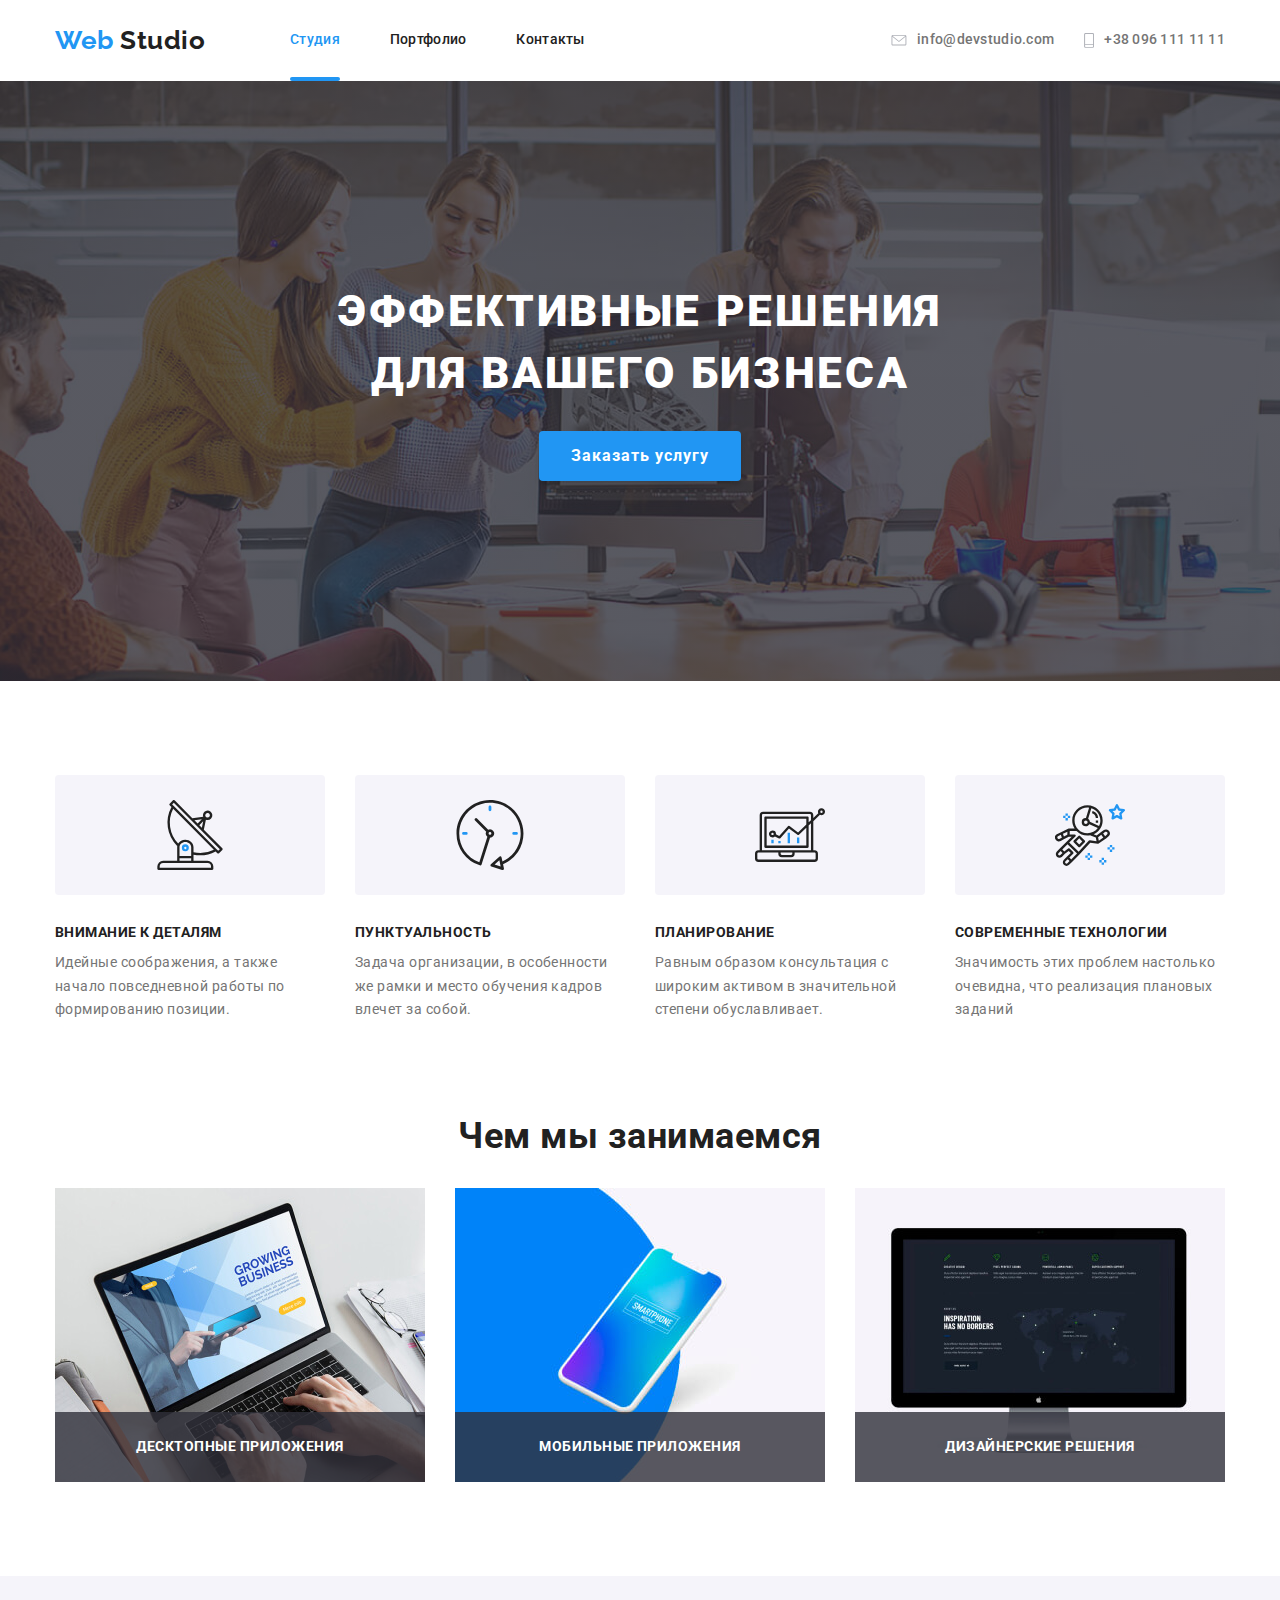
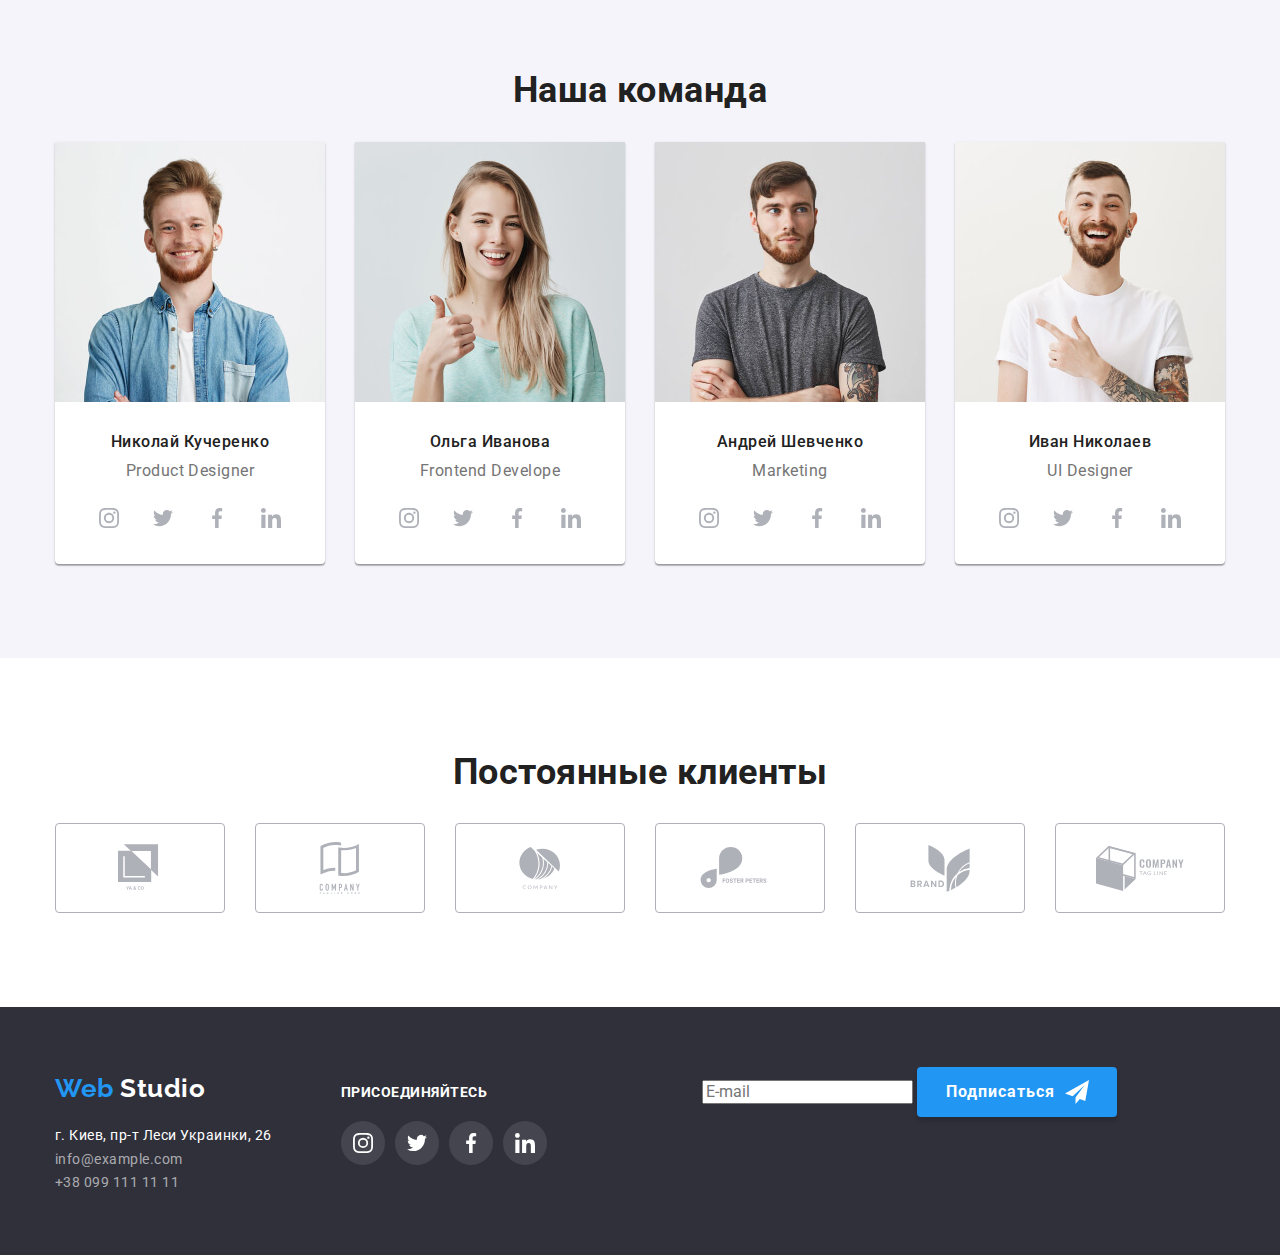
<file: index.html>
<!DOCTYPE html>
<html lang="ru">
  <head>
    <meta charset="UTF-8" />
    <meta name="viewport" content="width=device-width, initial-scale=1.0" />
    <title>Web Studio</title>
    <link
      href="https://fonts.googleapis.com/css2?family=Raleway:wght@700&family=Roboto:wght@400;500;700;900&display=swap"
      rel="stylesheet"
    />
    <link rel="stylesheet" href="./css/normalize.css" />
    <link rel="stylesheet" href="./css/style.css" />
  </head>
  <body>
    <!--Hat of website-->
    <header>
      <div class="top-navigation container">
        <nav class="top-nav">
          <a class="logo" href="./index.html" aria-label="Лого" lang="en">
            <span class="bluesidelogo"> Web </span> Studio
          </a>
          <ul class="site-nav">
            <li class="item">
              <a href="./index.html" class="link current"> Студия </a>
            </li>
            <li class="item">
              <a href="./portfolio.html" class="link">Портфолио</a>
            </li>
            <li class="item"><a href="" class="link">Контакты</a></li>
          </ul>
        </nav>
        <ul class="contacts-list">
          <li class="item">
            <a href="mailto:info@devstudio.com" class="contacts" > <svg class="contacts-icon" width="16" height="11.2">
                   <use href="./img/sprite/sprite.svg#icon-envelopehover1"></use>
                  </svg>
              info@devstudio.com
            </a>
          </li>
          <li class="item">
          
            <a href="tel:+380961111111" class="contacts">    <svg class="contacts-icon" width="10" height="14.94">
                   <use href="./img/sprite/sprite.svg#icon-phone1"></use>
                  </svg>  +38 096 111 11 11  </a>
          </li>
        </ul>
      </div>
    </header>
    <main>
      <!--Hero-->
      <section class="hero hero-img">
          <div class="container">
            <h1 class="hero-title">
              Эффективные решения для вашего бизнеса
            </h1>
            <button type="button" class="hero-button">Заказать услугу</button>
          </div>
        </div>
      </section>
      <!--Features-->
      <section class="section feauturesec">
        <div class="container">
        <h2 hidden>Преймущества</h2>
        <ul class="features">
          <li class="features-list sputnik">
            <h3 class="title">Внимание к деталям</h3>
            <p class="features-text">
              Идейные соображения, а также начало повседневной работы по
              формированию позиции.
            </p>
          </li>
          <li class="features-list clocks">
            <h3 class="title">Пунктуальность</h3>
            <p class="features-text">
              Задача организации, в особенности же рамки и место обучения кадров
              влечет за собой.
            </p>
          </li>
          <li class="features-list laptop">
            <h3 class="title">Планирование</h3>
            <p class="features-text">
              Равным образом консультация с широким активом в значительной
              степени обуславливает.
            </p>
          </li>
          <li class="features-list human">
            <h3 class="title">Современные технологии</h3>
            <p class="features-text">
              Значимость этих проблем настолько очевидна, что реализация
              плановых заданий
            </p>
          </li>
        </ul>
      </section>
      <!--What we are doing-->
      <section class="section our-job">
         <div class="container">
        <h2 class="section-title">Чем мы занимаемся</h2>
          <ul class="examples">
            <li class="examples-list">
              <img
                src="./img/laptop.jpg"
                alt="Ноутбук"
                width="370"
                height="294"
              />
              <p class="picturetext">Десктопные приложения</p>
            </li>
            <li class="examples-list">
              <img
                src="./img/phone.jpg"
                alt="Телефон"
                width="370"
                height="294"
              />
              <p class="picturetext">Мобильные приложения</p>
            </li>
            <li class="examples-list">
              <img
                src="./img/computer.jpg"
                alt="Koмпьютер"
                width="370"
                height="294"
              />
              <p class="picturetext">Дизайнерские решения</p>
            </li>
          </ul>
        </div>
      </section>
      <!--Наша команда-->
      <section class="section our-team">
        <div class="container">
        <h2 class="section-title">Наша команда</h2>
        <ul class="our-people">
          <li class="team-list">
            <img
              src="./img/kucherenko.jpg"
              alt="Николай Кучеренко"
              width="270"
              height="260"
            />
            <h3 class="nametitle">Николай Кучеренко</h3>
            <p lang="en" class="profession">Product Designer</p>
            <ul class="social-media-team">
              <li class="team-sm-list" >
                  <a href="" aria-label="Instagram" class="social-link-item">
                 <svg class="team-social-icon">
                   <use href="./img/sprite/sprite.svg#icon-instagram"></use>
                  </svg>
                  </a>
              </li>
              <li class="team-sm-list" >
                  <a href="" aria-label="Twitter" class="social-link-item">
                    <svg class="team-social-icon">
                   <use href="./img/sprite/sprite.svg#icon-twitter"></use>
                  </svg>
                </a>
              </li>
              <li class="team-sm-list">
                  <a href="" aria-label="Facebook" class="social-link-item">   
                    <svg class="team-social-icon">
                   <use href="./img/sprite/sprite.svg#icon-facebook"></use>
                  </svg></a>
              </li>
              <li class="team-sm-list">
            
                  <a href="" aria-label="Linkedin" class="social-link-item">
                  <svg class="team-social-icon">
                   <use href="./img/sprite/sprite.svg#icon-linkedin"></use>
                  </svg>
                  </a>
              </li>
            </ul>
          </li>
          <li class="team-list">
            <img
              src="./img/ivanova.jpg"
              alt="Ольга Иванова"
              width="270"
              height="260"
            />
            <h3 class="nametitle">Ольга Иванова</h3>
            <p lang="en" class="profession">Frontend Develope</p>
            <ul class="social-media-team">
               <li class="team-sm-list">
                  <a href="" aria-label="Instagram" class="social-link-item">
                 <svg   class="team-social-icon">
                   <use href="./img/sprite/sprite.svg#icon-instagram"></use>
                  </svg>
                  </a>
              </li>
              <li class="team-sm-list">
                  <a href="" aria-label="Twitter" class="social-link-item">
                    <svg class="team-social-icon">
                   <use href="./img/sprite/sprite.svg#icon-twitter"></use>
                  </svg>
                </a>
              </li>
              <li class="team-sm-list">
                  <a href="" aria-label="Facebook" class="social-link-item">   
                    <svg class="team-social-icon">
                   <use href="./img/sprite/sprite.svg#icon-facebook"></use>
                  </svg></a>
              </li>
              <li class="team-sm-list">
            
                  <a href="" aria-label="Linkedin" class="social-link-item">
                  <svg class="team-social-icon">
                   <use href="./img/sprite/sprite.svg#icon-linkedin"></use>
                  </svg>
                  </a>
      
              </li>
            </ul>
          </li>
          <li class="team-list">
            <img
              src="./img/shevchenko.jpg"
              alt="Андрей Шевченко"
              width="270"
              height="260"
            />
            <h3 class="nametitle">Андрей Шевченко</h3>
            <p lang="en" class="profession">Marketing</p>
            <ul class="social-media-team">
             <li class="team-sm-list">
                  <a href="" aria-label="Instagram" class="social-link-item">
                 <svg class="team-social-icon">
                   <use href="./img/sprite/sprite.svg#icon-instagram"></use>
                  </svg>
                  </a>
              </li>
              <li class="team-sm-list">
                  <a href="" aria-label="Twitter" class="social-link-item">
                    <svg class="team-social-icon">
                   <use href="./img/sprite/sprite.svg#icon-twitter"></use>
                  </svg>
                </a>
              </li>
              <li class="team-sm-list">
                  <a href="" aria-label="Facebook" class="social-link-item">   
                    <svg class="team-social-icon">
                   <use href="./img/sprite/sprite.svg#icon-facebook"></use>
                  </svg></a>
              </li>
              <li class="team-sm-list">
            
                  <a href="" aria-label="Linkedin" class="social-link-item">
                  <svg class="team-social-icon">
                   <use href="./img/sprite/sprite.svg#icon-linkedin"></use>
                  </svg>
                  </a>
      
              </li>
            </ul>
          </li>
          <li class="team-list">
            <img
              src="./img/nikolaev.jpg"
              alt="Иван Николаев"
              width="270"
              height="260"
            />
            <h3 class="nametitle">Иван Николаев</h3>
            <p lang="en" class="profession">UI Designer</p>
            <ul class="social-media-team">
            <li class="team-sm-list">
                  <a href="" aria-label="Instagram " class="social-link-item">
                 <svg class="team-social-icon">
                   <use href="./img/sprite/sprite.svg#icon-instagram"></use>
                  </svg>
                  </a>
              </li>
              <li class="team-sm-list">
                  <a href="" aria-label="Twitter" class="social-link-item">
                    <svg class="team-social-icon">
                   <use href="./img/sprite/sprite.svg#icon-twitter"></use>
                  </svg>
                </a>
              </li>
              <li class="team-sm-list">
                  <a href="" aria-label="Facebook" class="social-link-item">   
                    <svg class="team-social-icon">
                   <use href="./img/sprite/sprite.svg#icon-facebook"></use>
                  </svg></a>
              </li>
              <li class="team-sm-list">
            
                  <a href="" aria-label="Linkedin" class="social-link-item">
                  <svg class="team-social-icon">
                   <use href="./img/sprite/sprite.svg#icon-linkedin"></use>
                  </svg>
                  </a>
      
              </li>
            </ul>
          </li>
        </ul>
        </div>
      </section>
      <!--Постоянные клиенты-->
      <section class="section clients">
        <div class="container">
          <h2 class="section-title">Постоянные клиенты</h2>
          <ul class="our-clients">
            <li class="clients-list">
              <a href="" class="clients-list-item"><svg class="company-logo" width="44.27" height="49.23">
                 <use href="./img/sprite/sprite.svg#icon-yaco"></use>
               </svg> </a>
            </li>
            <li class="clients-list">
              <a href="" class="clients-list-item">
               <svg class="company-logo" widht="40" height="52">
                 <use href="./img/sprite/sprite.svg#icon-company"></use>
               </svg>
              </a>
            </li>
            <li class="clients-list">
              <a href="" class="clients-list-item">    
                <svg class="company-logo" widht="41" height="42.6">
                <use href="./img/sprite/sprite.svg#icon-company2"></use>
               </svg>
              </a>
            </li>
            <li class="clients-list">
              <a href="" class="clients-list-item" >
                <svg class="company-logo" widht="79.66" height="42.02">
                <use href="./img/sprite/sprite.svg#icon-fosterpeters"></use>
               </svg></a>
            </li>
            <li class="clients-list">
              <a href="" class="clients-list-item">   <svg class="company-logo" widht="59" height="47">
                <use href="./img/sprite/sprite.svg#icon-brand"></use>
               </svg> </a>
            </li>
            <li class="clients-list">
              <a href="" class="clients-list-item"> <svg class="company-logo" widht="88.48" height="45.44">
                <use href="./img/sprite/sprite.svg#icon-tagline"></use>
               </svg></a>
            </li>
          </ul>
        </div>
      </section>
    </main>
    <!-- Footer-->
    <footer class="footer">
      <div class="container">
        <div class="footer-logo">
          <div class="left-side-logo">
            <a href="./index.html" lang="en" class="whitelogo">
              <span class="bluesidelogo">Web</span> Studio
            </a>
          </div>
          <address class="address">
            <ul class="address-list">
              <li>
                <a
                  href="https://goo.gl/maps/Nmf4giyLiauQaxNX7"
                  target="blank"
                  class="addresslink"
                  >г. Киев, пр-т Леси Украинки, 26</a
                >
              </li>
              <li>
                <a
                  href="mailto:info@example.com"
                  class="addresslink addresscolor"
                >
                  info@example.com
                </a>
              </li>
              <li>
                <a href="tel:+380991111111" class="addresslink addresscolor phone-address">
                  +38 099 111 11 11
                </a>
              </li>
            </ul>
          </address>
        </div>
        <div class="fotter-join-us">
          <div class="join-us">
            <b class="footer-sent">
              ПРИСОЕДИНЯЙТЕСЬ
            </b>
          </div>
          <ul class="footer-social">
            <li class="footer-social-list">
              <a
                href=""
                aria-label="Instagram"
                class="social-network instagram"
              >
              </a>
            </li>
            <li class="footer-social-list">
              <a href="" aria-label="Twitter" class="social-network twitter">
              </a>
            </li>
            <li class="footer-social-list">
              <a href="" aria-label="Facebook" class="social-network facebook">
              </a>
            </li>
            <li class="footer-social-list">
              <a href="" aria-label="Linkedin" class="social-network linkedin">
              </a>
            </li>
          </ul>
        </div>
        <div class="fotter-email-form">
        <form>
          <input type="email" name="email" placeholder="E-mail"/>
          <button type="submit" class="footer-button">Подписаться</button>
        </form>
     <script> 
       (() => {
        document
          .querySelector('.js-speaker-form')
          .addEventListener('submit', e => {
            e.preventDefault();

            new FormData(e.currentTarget).forEach((value, name) =>
              console.log(`${name}: ${value}`),
            );

            e.currentTarget.reset();
          });
      })();
      </script>  
        </div>
      </div>
    </footer>
  </body>
</html>
</file>
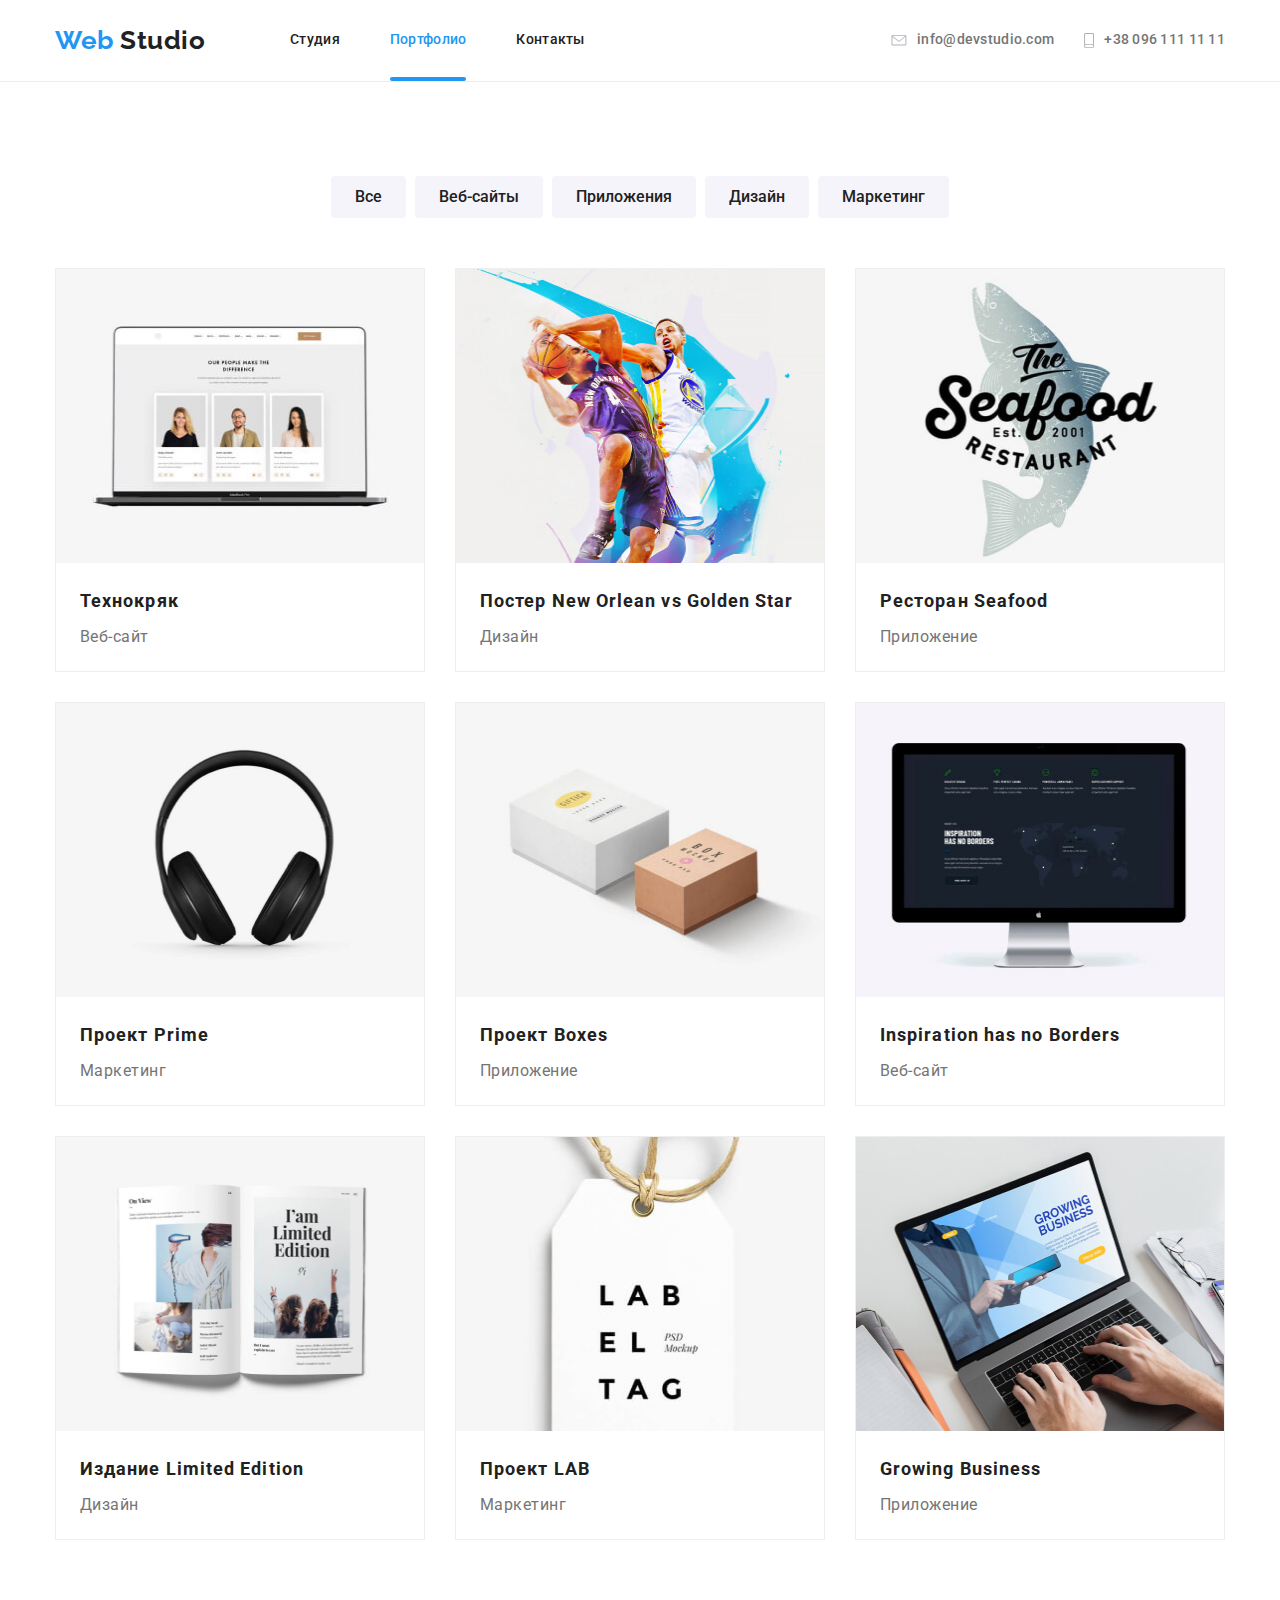
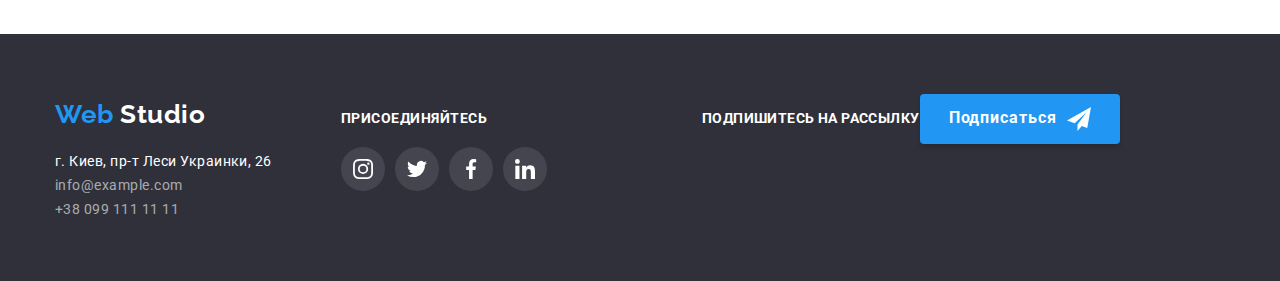
<file: portfolio.html>
<!DOCTYPE html>
<html lang="ru">
  <head>
    <meta charset="UTF-8" />
    <meta name="viewport" content="width=device-width, initial-scale=1.0" />
    <title>Web Studio</title>
    <link
      href="https://fonts.googleapis.com/css2?family=Raleway:wght@700&family=Roboto:wght@400;500;700;900&display=swap"
      rel="stylesheet"
    />
    <link rel="stylesheet" href="./css/normalize.css" />
    <link rel="stylesheet" href="./css/style.css" />
  </head>
  <body>
    <!--Hat of website-->
    <header class="header">
      <div class="top-navigation container">
        <nav class="top-nav">
          <a href="./index.html" aria-label="Лого" lang="en" class="logo">
            <span class="bluesidelogo"> Web </span> Studio
          </a>
          <ul class="site-nav">
            <li class="item">
              <a href="./index.html" class="link"> Студия </a>
            </li>
            <li class="item">
              <a href="./portfolio.html" class="link current current-port"
                >Портфолио</a
              >
            </li>
            <li class="item"><a href="" class="link">Контакты</a></li>
          </ul>
        </nav>
        <ul class="contacts-list">
          <li class="item">
            <a href="mailto:info@devstudio.com" class="contacts">
              <svg class="contacts-icon" width="16" height="11.2">
                <use href="./img/sprite/sprite.svg#icon-envelopehover1"></use>
              </svg>
              info@devstudio.com
            </a>
          </li>
          <li class="item">
            <a href="tel:+380961111111" class="contacts">
              <svg class="contacts-icon" width="10" height="14.94">
                <use href="./img/sprite/sprite.svg#icon-phone1"></use>
              </svg>
              +38 096 111 11 11
            </a>
          </li>
        </ul>
      </div>
    </header>
    <!-- Main -->
    <main>
      <section class="portfolio-section-style">
        <div class="container">
          <h1 hidden>Portfolio</h1>
          <!--Portfolio filter-->
          <ul class="portfolio-button section">
            <li class="button-port">
              <button type="button" class="button">Все</button>
            </li>
            <li class="button-port">
              <button type="button" class="button">Веб-сайты</button>
            </li>
            <li class="button-port">
              <button type="button" class="button">Приложения</button>
            </li>
            <li class="button-port">
              <button type="button" class="button">Дизайн</button>
            </li>
            <li class="button-port">
              <button type="button" class="button">Маркетинг</button>
            </li>
          </ul>
          <!--Portfolio-->
          <ul class="portfolio-works-list">
            <li class="portfolio-works">
              <a href="" class="works">
                <div class="animation-container">
                  <img
                    src="./img/portfolio/first.jpg"
                    alt="Ноутбук"
                    height="294"
                    width="368"
                  />
                  <p class="animation-text">
                    Технокряк это современная площадка распространения
                    коронавируса. Компании используют эту платформу для
                    цифрового шпионажа и атак на защищённые сервера конкурентов.
                  </p>
                </div>
                <h2 class="portfolio-title">Технокряк</h2>
                <p class="section-descrp">Веб-сайт</p>
              </a>
            </li>
            <li class="portfolio-works">
              <a href="" class="works">
                <div class="animation-container">
                  <img
                    src="./img/portfolio/neworlean.jpg "
                    alt="Постер"
                    height="294"
                    width="368"
                  />
                  <p class="animation-text">
                    Технокряк это современная площадка распространения
                    коронавируса. Компании используют эту платформу для
                    цифрового шпионажа и атак на защищённые сервера конкурентов.
                  </p>
                </div>
                <h2 class="portfolio-title">
                  Постер New Orlean vs Golden Star
                </h2>
                <p class="section-descrp">Дизайн</p>
              </a>
            </li>
            <li class="portfolio-works">
              <a href="" class="works">
                <div class="animation-container">
                  <img
                    src="./img/portfolio/seafood.jpg"
                    alt="Ресторан"
                    height="294"
                    width="368"
                  />
                  <p class="animation-text">
                    Технокряк это современная площадка распространения
                    коронавируса. Компании используют эту платформу для
                    цифрового шпионажа и атак на защищённые сервера конкурентов.
                  </p>
                </div>
                <h2 class="portfolio-title">Ресторан Seafood</h2>
                <p class="section-descrp">Приложение</p>
              </a>
            </li>
            <li class="portfolio-works">
              <a href="" class="works">
                <div class="animation-container">
                  <img
                    src="./img/portfolio/prime.jpg"
                    alt="Наушники"
                    height="294"
                    width="368"
                  />
                  <p class="animation-text">
                    Технокряк это современная площадка распространения
                    коронавируса. Компании используют эту платформу для
                    цифрового шпионажа и атак на защищённые сервера конкурентов.
                  </p>
                </div>
                <h2 class="portfolio-title">Проект Prime</h2>
                <p class="section-descrp">Маркетинг</p>
              </a>
            </li>
            <li class="portfolio-works">
              <a href="" class="works">
                <div class="animation-container">
                  <img
                    src="./img/portfolio/boxes.jpg"
                    alt="Коробки"
                    height="294"
                    width="368"
                  />
                  <p class="animation-text">
                    Технокряк это современная площадка распространения
                    коронавируса. Компании используют эту платформу для
                    цифрового шпионажа и атак на защищённые сервера конкурентов.
                  </p>
                </div>
                <h2 class="portfolio-title">Проект Boxes</h2>
                <p class="section-descrp">Приложение</p>
              </a>
            </li>
            <li class="portfolio-works">
              <a href="" class="works">
                <div class="animation-container">
                  <img
                    src="./img/portfolio/borders.jpg"
                    alt="Монитор Компьютера"
                    height="294"
                    width="368"
                  />
                  <p class="animation-text">
                    Технокряк это современная площадка распространения
                    коронавируса. Компании используют эту платформу для
                    цифрового шпионажа и атак на защищённые сервера конкурентов.
                  </p>
                </div>
                <h2 class="portfolio-title">Inspiration has no Borders</h2>
                <p class="section-descrp">Веб-сайт</p>
              </a>
            </li>
            <li class="portfolio-works">
              <a href="" class="works">
                <div class="animation-container">
                  <img
                    src="./img/portfolio/edition.jpg"
                    alt="Журнал"
                    height="294"
                    width="368"
                  />
                  <p class="animation-text">
                    Технокряк это современная площадка распространения
                    коронавируса. Компании используют эту платформу для
                    цифрового шпионажа и атак на защищённые сервера конкурентов.
                  </p>
                </div>
                <h2 class="portfolio-title">Издание Limited Edition</h2>
                <p class="section-descrp">Дизайн</p>
              </a>
            </li>
            <li class="portfolio-works">
              <a href="" class="works">
                <div class="animation-container">
                  <img
                    src="./img/portfolio/lab.jpg"
                    alt="Логотип компании"
                    height="294"
                    width="368"
                  />
                  <p class="animation-text">
                    Технокряк это современная площадка распространения
                    коронавируса. Компании используют эту платформу для
                    цифрового шпионажа и атак на защищённые сервера конкурентов.
                  </p>
                </div>
                <h2 class="portfolio-title">Проект LAB</h2>
                <p class="section-descrp">Маркетинг</p>
              </a>
            </li>
            <li class="portfolio-works">
              <a href="" class="works">
                <div class="animation-container">
                  <img
                    src="./img/portfolio/business.jpg"
                    alt="Ноутбук"
                    height="294"
                    width="368"
                  />
                  <p class="animation-text">
                    Технокряк это современная площадка распространения
                    коронавируса. Компании используют эту платформу для
                    цифрового шпионажа и атак на защищённые сервера конкурентов.
                  </p>
                </div>
                <h2 class="portfolio-title">Growing Business</h2>
                <p class="section-descrp">Приложение</p>
              </a>
            </li>
          </ul>
        </div>
      </section>
    </main>
    <!-- Footer-->
    <footer class="footer">
      <div class="container">
        <div class="footer-logo">
          <div class="left-side-logo">
            <a href="./index.html" lang="en" class="whitelogo">
              <span class="bluesidelogo">Web</span> Studio
            </a>
          </div>
          <address class="address">
            <ul class="address-list">
              <li>
                <a
                  href="https://goo.gl/maps/Nmf4giyLiauQaxNX7"
                  target="blank"
                  class="addresslink"
                  >г. Киев, пр-т Леси Украинки, 26</a
                >
              </li>
              <li>
                <a
                  href="mailto:info@example.com"
                  class="addresslink addresscolor"
                >
                  info@example.com
                </a>
              </li>
              <li>
                <a href="tel:+380991111111" class="addresslink addresscolor">
                  +38 099 111 11 11
                </a>
              </li>
            </ul>
          </address>
        </div>
        <div class="fotter-join-us">
          <div class="join-us">
            <b class="footer-sent">
              ПРИСОЕДИНЯЙТЕСЬ
            </b>
          </div>
          <ul class="footer-social">
            <li class="footer-social-list">
              <a
                href=""
                aria-label="Instagram"
                class="social-network instagram"
              >
              </a>
            </li>
            <li class="footer-social-list">
              <a href="" aria-label="Twitter" class="social-network twitter">
              </a>
            </li>
            <li class="footer-social-list">
              <a href="" aria-label="Facebook" class="social-network facebook">
              </a>
            </li>
            <li class="footer-social-list">
              <a href="" aria-label="Linkedin" class="social-network linkedin">
              </a>
            </li>
          </ul>
        </div>
        <p class="mailing">Подпишитесь на рассылку</p>
        <button type="button" class="footer-button">Подписаться</button>
      </div>
    </footer>
  </body>
</html>
</file>
<file: css/style.css>
:root {
  --main-font: "Roboto", sans-serif;
  --secondary-font: "Raleway", sans-serif;
  --primary-text-color: #757575;
  --title-text-color: #212121;
  --accent-color: #2196f3;
  --background-color: #ffffff;
  --backgroud-our-team: #f5f4fa;
  --fotter-color: #2f303a;
}
html {
  box-sizing: border-box;
}
*,
*::before,
*::after {
  box-sizing: inherit;
}
body {
  color: var(--primary-text-color);
  background-color: var(--background-color);

  font-family: var(--main-font);
  letter-spacing: 0.03em;
}
ul {
  margin: 0;
  padding: 0;
  list-style: none;
  font-family: var(--main-font);
}
.examples img,
.features img,
.our-job img,
.our-people img,
.social-media-team img,
.our-clients img,
.portfolio-works img {
  display: block;
}
.container {
  width: 1200px;
  padding-right: 15px;
  padding-left: 15px;
  margin-left: auto;
  margin-right: auto;
}
.button,
.hero-button {
  font-family: inherit;

  cursor: pointer;
}
/* Logo */
.logo,
.whitelogo {
  color: var(--title-text-color);

  font-family: var(--secondary-font);
  font-style: normal;
  letter-spacing: 0.02em;
  font-weight: 700;
  font-size: 26px;
  line-height: 1.19;
  text-decoration: none;
}
.bluesidelogo {
  color: var(--accent-color);
  font-style: normal;
}
/* Site Nav */
.header {
  border-bottom: 1px solid #ececec;
}

.top-nav {
  display: flex;
  align-items: center;
}
.top-navigation {
  display: flex;
  align-items: center;
  justify-content: center;

  padding-top: 25px;
  padding-bottom: 25px;
}
.site-nav {
  display: flex;
  margin-left: 85px;
}
.link {
  display: block;
}

.site-nav .item .current {
  color: var(--accent-color);
  text-decoration: none;
}
.current {
  position: relative;
}
.current::after {
  content: "";
  display: block;
  position: absolute;
  left: 0;
  bottom: -33px;

  width: 100%;
  height: 4px;

  background: #2196f3;
  border-radius: 2px;
}

.site-nav .item + .item {
  margin-left: 50px;
}
.site-nav .link,
.contacts {
  color: var(--title-text-color);

  letter-spacing: 0.02em;
  font-weight: 500;
  font-size: 14px;
  line-height: 1.14;
  text-decoration: none;
  transition: color 250ms cubic-bezier(0.4, 0, 0.2, 1);

  cursor: pointer;
}
.site-nav .link:hover,
.site-nav .link:focus,
.contacts:hover,
.contacts:focus {
  color: var(--accent-color);
}
/* Contacts */
.contacts-list {
  display: flex;
  margin-left: auto;
  align-items: center;
}
.item {
  display: flex;
  align-items: center;
  justify-content: center;
}
.contacts-list .item + .item {
  margin-left: 30px;
}
.contacts {
  display: flex;
  align-items: center;

  color: var(--primary-text-color);
}
.contacts-icon {
  fill: #afb1b8;
  margin-right: 10px;

  transition: fill 250ms cubic-bezier(0.4, 0, 0.2, 1);
}
.item:hover .contacts-icon,
.item:focus .contacts-icon {
  fill: var(--accent-color);
}
.contacts:focus .contacts-icon {
  fill: var(--accent-color);
}

/* Hero */
.hero .container {
  padding-top: 200px;
  padding-bottom: 200px;
  text-align: center;
}

.hero-img {
  margin-left: auto;
  margin-right: auto;
  max-width: 1600px;
  height: 600px;
  background-image: linear-gradient(
      rgba(47, 48, 58, 0.8),
      rgba(47, 48, 58, 0.8)
    ),
    url("../img/header-img.jpg");
  background-color: #2f303a;
  background-repeat: no-repeat;
  background-position: center;
}
.hero-title {
  margin-top: 0;
  margin-bottom: 30px;
  width: 696px;
  height: 120px;
  margin-left: auto;
  margin-right: auto;

  color: var(--background-color);

  font-family: var(--main-font);
  font-weight: 900;
  font-size: 44px;
  line-height: 1.4;
  letter-spacing: 0.06em;
  text-align: center;
  text-transform: uppercase;
}
.hero-button {
  min-width: 50px;

  border-radius: 4px;
  padding: 10px 32px;

  color: var(--background-color);
  background-color: var(--accent-color);
  box-shadow: 0px 4px 4px rgba(0, 0, 0, 0.15);
  border: transparent;

  font-family: var(--main-font);
  letter-spacing: 0.06em;
  font-weight: 700;
  font-size: 16px;
  line-height: 1.88;
  align-items: center;
  text-align: center;
}
/* Sections */
.section-title {
  color: var(--title-text-color);
  margin-top: 0;

  font-weight: 700;
  font-size: 36px;
  line-height: 1.16;
  text-align: center;
}
/* Features, What we are doing */
.feauturesec {
  display: flex;
  justify-content: center;
  align-items: center;

  padding-top: 94px;
  padding-bottom: 47px;
}
.features-list::before {
  display: block;
  content: " ";
  height: 120px;
  background-color: #f5f4fa;
  border-radius: 4px;

  background-repeat: no-repeat;
  background-position: center;
}
.sputnik::before {
  background-image: url(../img/sputnik1.svg);
}
.clocks::before {
  background-image: url(../img/clocks1.svg);
}
.laptop::before {
  background-image: url(../img/laptop1.svg);
}
.human::before {
  background-image: url(../img/human1.svg);
}
.features .features-list + .features-list {
  margin-left: 30px;
}
.features-text {
  margin-right: 0;
  margin-top: 0;
  margin-bottom: 0;
  width: 270px;
}
.features .title,
.picturetext {
  margin-top: 0;
  color: var(--title-text-color);

  font-weight: 700;
  font-size: 14px;
  line-height: 1.14;
}

.features-list .title {
  margin-top: 30px;
  margin-bottom: 10px;

  text-transform: uppercase;
}
.features > li > p {
  font-weight: 400;
  font-size: 14px;
  line-height: 1.7;
}
.features {
  display: flex;
  align-items: center;
}
/* What we are doing */
.our-job {
  padding-top: 47px;
  padding-bottom: 94px;
}
.examples .examples-list + .examples-list {
  margin-left: 30px;
}
.examples-list {
  position: relative;
}
.examples {
  display: flex;
  justify-content: center;
}
.picturetext {
  position: absolute;
  bottom: 0;
  padding-top: 27px;
  padding-bottom: 27px;

  margin-bottom: 0px;
  width: 370px;
  height: 70px;

  color: var(--background-color);
  background: rgba(47, 48, 58, 0.8);

  text-transform: uppercase;
  text-align: center;
}
/* Our team */
.our-team {
  padding-top: 94px;
  padding-bottom: 94px;

  background-color: var(--backgroud-our-team);
}
.our-people,
.our-clients {
  display: flex;
  justify-content: center;
  align-items: center;
}
.our-people .team-list + .team-list {
  margin-left: 30px;
}
.profession {
  margin-top: 0;
  margin-bottom: 16px;

  font-weight: 400;
  font-size: 16px;
  line-height: 1.2;
  text-align: center;
}
.nametitle {
  margin-top: 30px;
  margin-bottom: 10px;

  color: var(--title-text-color);

  font-weight: 500;
  font-size: 16px;
  line-height: 19px;
  text-align: center;
}
.team-list {
  width: 270px;

  align-items: center;
  text-align: center;

  background: #ffffff;
  box-shadow: 0px 2px 1px rgba(0, 0, 0, 0.2), 0px 1px 1px rgba(0, 0, 0, 0.14),
    0px 1px 3px rgba(0, 0, 0, 0.12);
  border-radius: 0px 0px 4px 4px;
}
/* Social Media for our team */
.social-media-team {
  display: flex;
  justify-content: center;
  align-items: center;
  padding-bottom: 24px;
}
.team-sm-list:not(:last-child) {
  margin-right: 10px;
}
.social-link-item {
  display: inline-flex;
  justify-content: center;
  align-items: center;

  width: 44px;
  height: 44px;
  padding: 12px;

  border-radius: 50%;
  background-color: var(--background-color);
  transition: background-color 250ms cubic-bezier(0.4, 0, 0.2, 1);
}
.social-link-item:focus,
.social-link-item:hover {
  border-radius: 50%;
  background-color: var(--accent-color);
}

.team-social-icon {
  width: 20px;
  height: 20px;

  fill: #afb1b8;
  position: relative;
  transition: fill 250ms cubic-bezier(0.4, 0, 0.2, 1);
}

.team-sm-list :hover .team-social-icon,
.team-sm-list :focus .team-social-icon {
  fill: var(--background-color);
}
/* Our Clients */
.clients {
  padding-top: 94px;
  padding-bottom: 94px;
}

.clients-list :hover,
.clients-list :focus {
  border-color: var(--accent-color);
}
.clients-list :hover .company-logo,
.clients-list :focus .company-logo {
  fill: var(--accent-color);
}
.company-logo,
.clients-list-item {
  transition: fill 250ms cubic-bezier(0.4, 0, 0.2, 1),
    border-color 250ms cubic-bezier(0.4, 0, 0.2, 1);
}
.clients-list-item {
  display: flex;
  justify-content: center;
  align-items: center;

  border: 1px solid #afb1b8;
  box-sizing: border-box;
  border-radius: 4px;

  width: 170px;
  height: 90px;
}

.our-clients .clients-list + .clients-list {
  margin-left: 30px;
}
.company-logo {
  fill: #afb1b8;
}

/* Footer */
.footer {
  padding-top: 60px;
  padding-bottom: 60px;
  background-color: var(--fotter-color);
}
.footer-logo {
  margin-right: 69px;
}
.left-side-logo {
  display: block;

  margin-left: 0;
  margin-bottom: 20px;
}

.footer .container {
  display: flex;
  align-items: baseline;
}
.whitelogo,
.addresslink,
.footer-sent {
  color: var(--background-color);
  font-style: normal;
}
.address {
  font-style: normal;
}
.addresslink {
  margin-top: 0;
  margin-bottom: 9px;

  font-weight: 400;
  font-size: 14px;
  line-height: 1.7;
  text-decoration: none;
}
.phone-address {
  margin-bottom: 0;
}
.addresscolor {
  color: rgba(255, 255, 255, 0.6);
}
.fotter-join-us {
  margin-right: 155px;
}

.footer-sent {
  text-transform: uppercase;
  font-weight: 700;
  font-size: 14px;
  line-height: 1.14;
}
.join-us {
  margin-bottom: 20px;
}
.footer-join-us,
.footer-social {
  display: flex;
}
footer-social {
  justify-content: center;
  align-items: center;
}
.social-network,
.footer-sent {
  display: block;
}
.footer-social-list:not(:last-child) {
  margin-right: 10px;
}

.social-network {
  text-decoration: none;
  width: 44px;
  height: 44px;
  margin-right: 0;
  margin-left: 0;

  background-color: rgba(255, 255, 255, 0.1);
  background-repeat: no-repeat;
  background-position: center;
  border-radius: 100px;
  transition: background-color 250ms cubic-bezier(0.4, 0, 0.2, 1);
}
.social-network:hover,
.social-network:focus {
  background-color: var(--accent-color);
}
.footer-social-list .instagram {
  background-image: url(../img/social-media/white-social-media/instagram.svg);
}
.footer-social-list .twitter {
  background-image: url(../img/social-media/white-social-media/twitter.svg);
}
.footer-social-list .facebook {
  background-image: url(../img/social-media/white-social-media/facebook.svg);
}
.footer-social-list .linkedin {
  background-image: url(../img/social-media/white-social-media/linkedin.svg);
}
.mailing {
  display: inline;
  font-weight: 700;
  font-size: 14px;
  line-height: 1.14em;
  letter-spacing: 0.03em;
  text-transform: uppercase;

  color: #ffffff;
}
.footer-button {
  display: inline-flex;
  width: 200px;
  height: 50px;
  min-width: 50px;

  border-radius: 4px;
  padding: 13px 0px 13px 29px;

  align-items: center;
  text-align: center;

  color: var(--background-color);
  background-color: var(--accent-color);
  box-shadow: 0px 4px 4px rgba(0, 0, 0, 0.15);
  border: transparent;

  font-family: var(--main-font);
  letter-spacing: 0.06em;
  font-weight: 700;
  font-size: 16px;
  line-height: 1.8;

  color: #ffffff;
  cursor: pointer;
}
.footer-button:focus .footer-button:hover {
  background-color: var(--accent-color);
}
.footer-button::after {
  display: inline-block;
  content: "";
  width: 24px;
  height: 24px;
  background-image: url(../img/social-media/white-social-media/telegram.svg);
  background-position: center;
  background-repeat: no-repeat;
  background-size: contain;
  margin-right: 0;
  margin-left: 10px;
}

/* Portfolio */
/* Portfolio filter */
.section .button {
  color: var(--title-text-color);
  background-color: var(--backgroud-our-team);

  font-weight: 500;
  font-size: 16px;
  line-height: 1.6;
  text-align: center;
}
.button {
  border-color: transparent;

  border-radius: 4px;
  padding: 6px 22px;

  outline: none;
  cursor: pointer;
}
.section .button:hover,
.section .button:focus {
  color: var(--background-color);
  background-color: var(--accent-color);
  box-shadow: 0px 2px 2px rgba(0, 0, 0, 0.12), 0px 1px 2px rgba(0, 0, 0, 0.08),
    0px 3px 1px rgba(0, 0, 0, 0.1);
}
.portfolio-button {
  display: flex;
  justify-content: center;
  align-items: center;
  margin-bottom: 50px;
}
.button {
  min-width: 50px;
  transition: background-color 250ms cubic-bezier(0.4, 0, 0.2, 1),
    color 250ms cubic-bezier(0.4, 0, 0.2, 1);
}
.button-port:not(:last-child):not(:last-child) {
  margin-right: 9px;
}

/* Portfolio */
.portfolio-works img {
  display: block;
}
.portfolio-section-style {
  padding-top: 94px;
  padding-bottom: 94px;
  margin-left: auto;
  margin-right: auto;
}

.portfolio-works-list {
  display: flex;
  flex-wrap: wrap;
}
.portfolio-works {
  box-sizing: border-box;
  margin-right: 30px;
  width: 370px;
  height: 404px;

  background: #ffffff;
  border: 1px solid #eeeeee;
}
.portfolio-works:nth-child(3n) {
  margin-right: 0;
}
.portfolio-works:not(:nth-last-child(-n + 3)) {
  margin-bottom: 30px;
}
.works {
  text-decoration: none;
  display: block;
  padding-bottom: 20px;
}
.animation-container {
  position: relative;
  overflow: hidden;
}
.portfolio-title {
  margin-top: 20px;
  margin-bottom: 4px;
  color: var(--title-text-color);
  padding-left: 24px;
  padding-right: 24px;

  font-weight: 700;
  font-size: 18px;
  line-height: 2;
  letter-spacing: 0.06em;
  text-decoration: none;
}
.animation-text {
  position: absolute;
  margin: 0;
  top: 0;
  left: 0;
  width: 100%;
  height: 100%;
  padding: 63px 23px;
  transition: transform 250ms cubic-bezier(0.4, 0, 0.2, 1);

  transform: translateY(100%);

  font-family: var(--main-font);
  font-weight: 400;
  font-size: 18px;
  line-height: 1.5;
  letter-spacing: 0.03em;

  color: var(--background-color);
  background-color: rgba(33, 150, 243, 0.9);
}
.portfolio-works:focus-within,
.portfolio-works:hover {
  box-shadow: 0px 1px 1px rgba(0, 0, 0, 0.12), 0px 4px 4px rgba(0, 0, 0, 0.06),
    1px 4px 6px rgba(0, 0, 0, 0.16);
}
.portfolio-works :focus .animation-text,
.portfolio-works :hover .animation-text {
  transform: translateY(0);
}
.section-descrp {
  margin-top: 0;
  margin-bottom: 0;

  padding-left: 24px;
  padding-right: 24px;

  font-weight: 400;
  font-size: 16px;
  line-height: 1.8;
  color: var(--primary-text-color);
}
</file>
